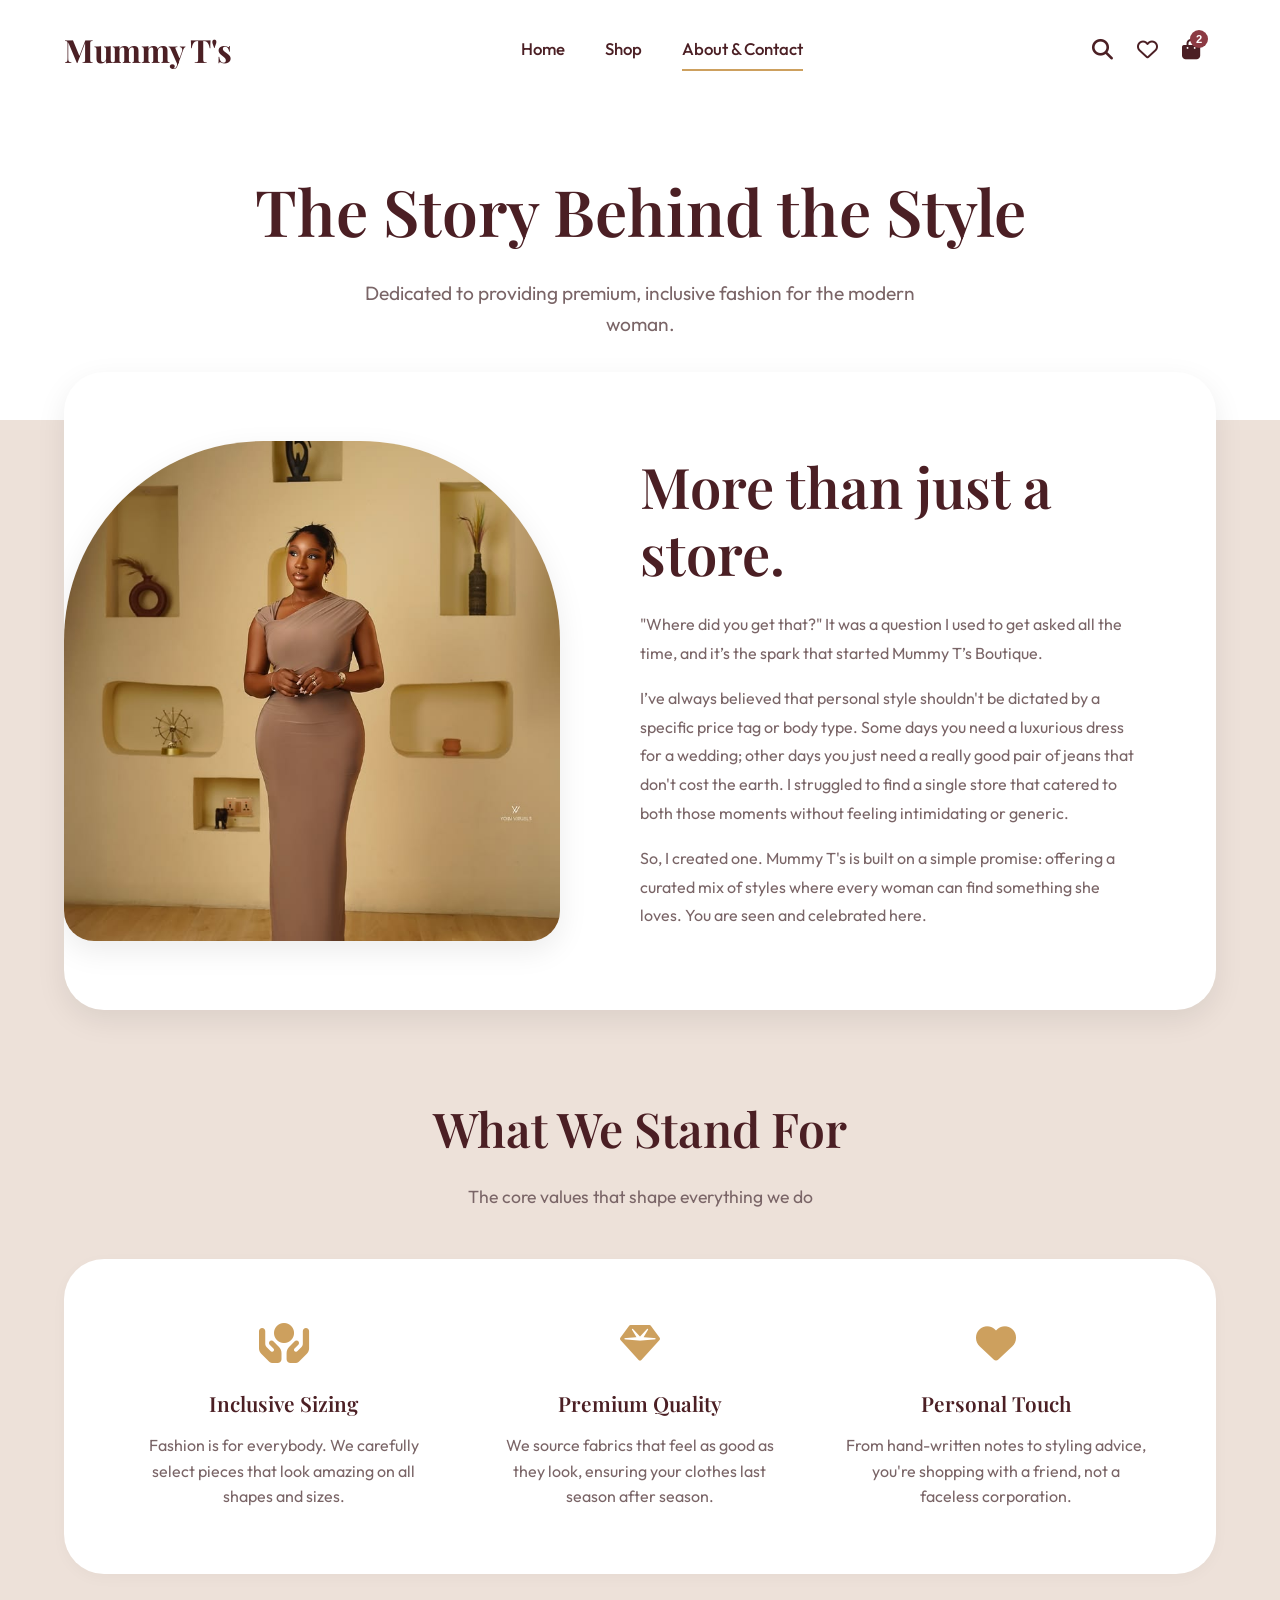
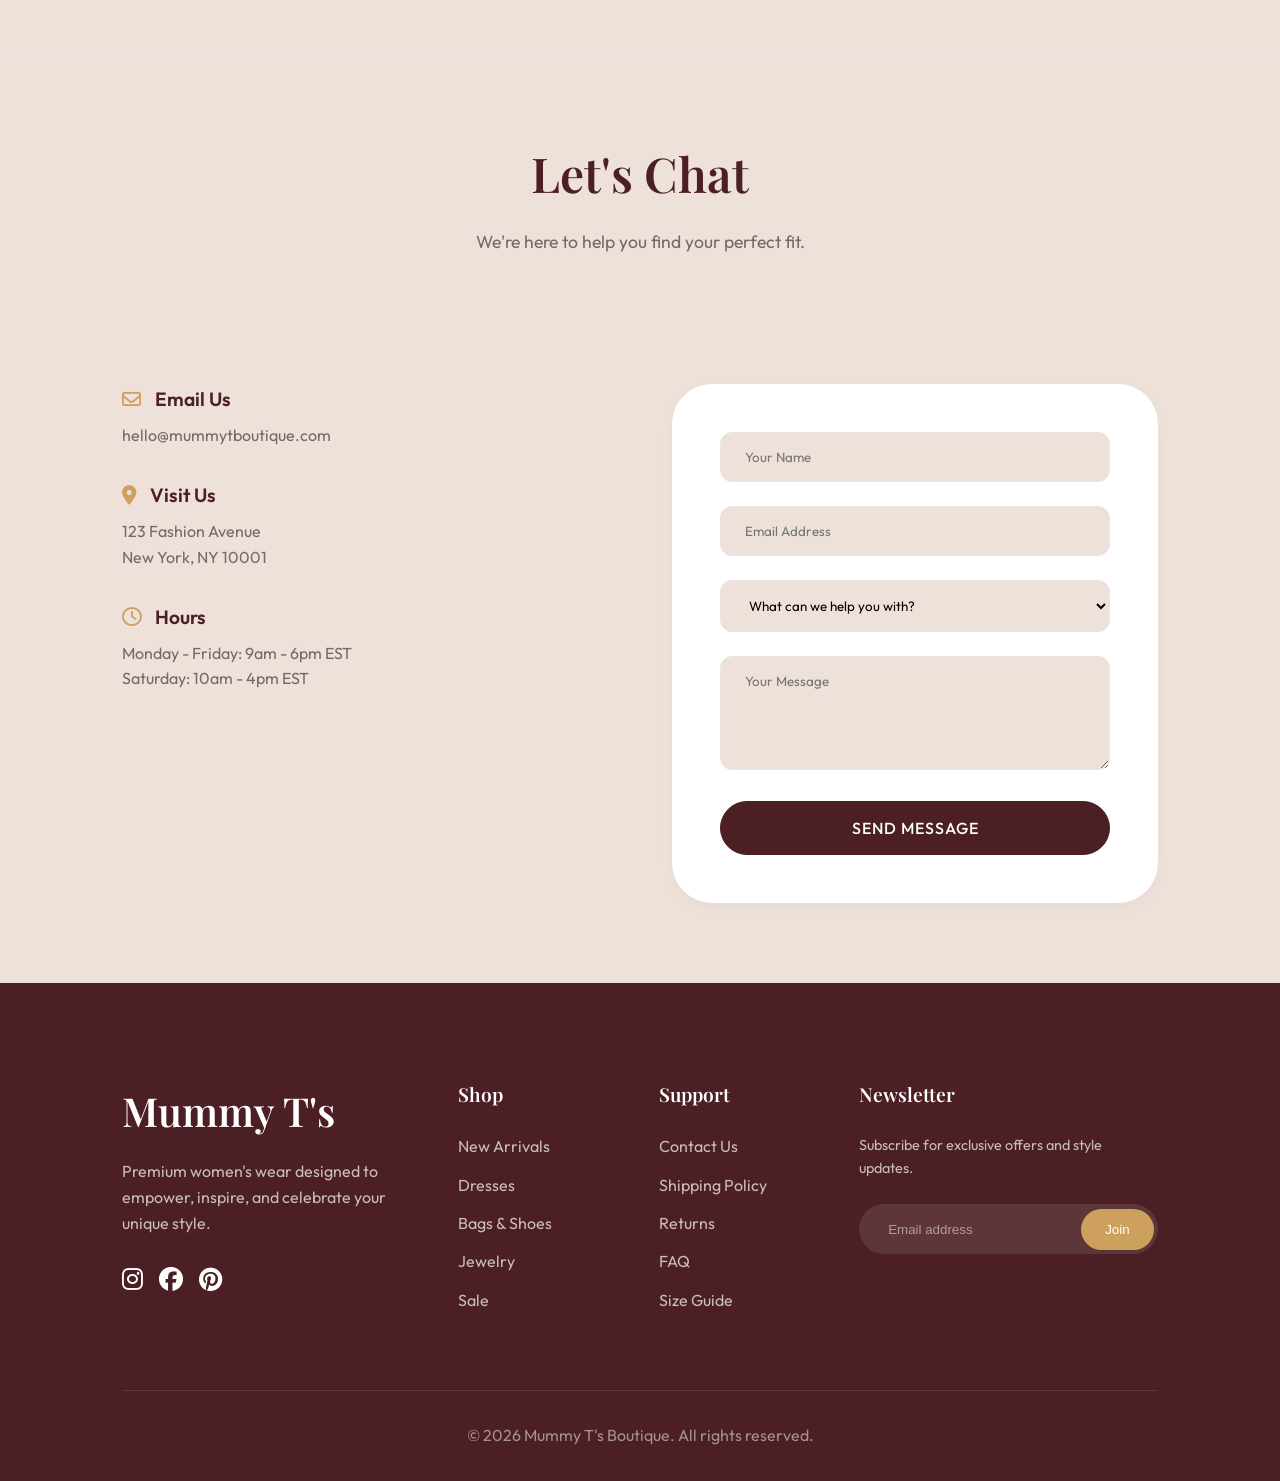
<file: Ecommerce/about.html>
<!DOCTYPE html>
<html lang="en">
<head>
  <meta charset="UTF-8">
  <meta name="viewport" content="width=device-width, initial-scale=1.0">
  <title>About Us | Mummy T's Boutique</title>
  <link rel="stylesheet" href="style.css">
  <link rel="stylesheet" href="https://cdnjs.cloudflare.com/ajax/libs/font-awesome/6.4.0/css/all.min.css">
</head>
<body>

  <nav class="navbar scrolled">
    <a href="index.html" class="logo">Mummy T's</a>
    <div class="nav-links">
      <a href="index.html">Home</a>
      <a href="shop.html">Shop</a>
      <a href="about.html" class="active">About & Contact</a>
    </div>
    <div class="nav-icons">
      <button class="icon-btn"><i class="fa-solid fa-magnifying-glass"></i></button>
      <button class="icon-btn"><i class="fa-regular fa-heart"></i></button>
      <button class="icon-btn" style="margin-right: 1rem;"><i class="fa-solid fa-bag-shopping"></i><span class="cart-badge">2</span></button>
      <button class="mobile-menu-btn"><i class="fa-solid fa-bars"></i></button>
    </div>
  </nav>

  <header class="contact-hero fade-in">
    <h1>The Story Behind the Style</h1>
    <p style="font-size: 1.2rem; color: var(--text-light); max-width: 600px; margin: 0 auto;">Dedicated to providing premium, inclusive fashion for the modern woman.</p>
  </header>

  <section class="container mb-5 fade-in">
    <div class="split-section" style="margin-top: -3rem; position: relative; z-index: 10;">
      <div class="split-img">
        <img src="Serving face, grace, and birthday glow….jpg" alt="Mummy T">
      </div>
      <div class="split-content">
        <h2>More than just a store.</h2>
        <p style="margin-bottom: 1rem; color: var(--text-light); line-height: 1.8;">"Where did you get that?" It was a question I used to get asked all the time, and it’s the spark that started Mummy T’s Boutique.</p>
        <p style="margin-bottom: 1rem; color: var(--text-light); line-height: 1.8;">I’ve always believed that personal style shouldn't be dictated by a specific price tag or body type. Some days you need a luxurious dress for a wedding; other days you just need a really good pair of jeans that don't cost the earth. I struggled to find a single store that catered to both those moments without feeling intimidating or generic.</p>
        <p style="color: var(--text-light); line-height: 1.8;">So, I created one. Mummy T's is built on a simple promise: offering a curated mix of styles where every woman can find something she loves. You are seen and celebrated here.</p>
      </div>
    </div>
  </section>

  <section class="container fade-in mb-5 mt-5">
    <div class="section-title">
      <h2>What We Stand For</h2>
      <p>The core values that shape everything we do</p>
    </div>
    <div class="benefits-bar" style="margin-top: 2rem;">
      <div class="benefit-item">
        <i class="fa-solid fa-hands-holding-circle"></i>
        <h4>Inclusive Sizing</h4>
        <p>Fashion is for everybody. We carefully select pieces that look amazing on all shapes and sizes.</p>
      </div>
      <div class="benefit-item">
        <i class="fa-solid fa-gem"></i>
        <h4>Premium Quality</h4>
        <p>We source fabrics that feel as good as they look, ensuring your clothes last season after season.</p>
      </div>
      <div class="benefit-item">
        <i class="fa-solid fa-heart"></i>
        <h4>Personal Touch</h4>
        <p>From hand-written notes to styling advice, you're shopping with a friend, not a faceless corporation.</p>
      </div>
    </div>
  </section>

  <section class="container fade-in" style="border-top: 1px solid var(--border); padding-top: 5rem;">
    <div class="section-title">
      <h2>Let's Chat</h2>
      <p>We're here to help you find your perfect fit.</p>
    </div>
    <div class="contact-grid">
      <div>
        <div class="contact-item">
          <h4><i class="fa-regular fa-envelope" style="color: var(--primary); margin-right: 10px;"></i> Email Us</h4>
          <p>hello@mummytboutique.com</p>
        </div>
        <div class="contact-item">
          <h4><i class="fa-solid fa-location-dot" style="color: var(--primary); margin-right: 10px;"></i> Visit Us</h4>
          <p>123 Fashion Avenue<br>New York, NY 10001</p>
        </div>
        <div class="contact-item">
          <h4><i class="fa-regular fa-clock" style="color: var(--primary); margin-right: 10px;"></i> Hours</h4>
          <p>Monday - Friday: 9am - 6pm EST<br>Saturday: 10am - 4pm EST</p>
        </div>
      </div>
      
      <div>
        <form style="background: var(--surface); padding: 3rem; border-radius: var(--radius-lg); box-shadow: var(--shadow-sm);">
          <div class="form-group">
            <input type="text" class="form-control" placeholder="Your Name" required>
          </div>
          <div class="form-group">
            <input type="email" class="form-control" placeholder="Email Address" required>
          </div>
          <div class="form-group">
            <select class="form-control" required>
              <option value="" disabled selected>What can we help you with?</option>
              <option value="order">Order Issue</option>
              <option value="sizing">Sizing Question</option>
              <option value="hello">Just saying hi!</option>
            </select>
          </div>
          <div class="form-group">
            <textarea class="form-control" placeholder="Your Message" rows="5" required></textarea>
          </div>
          <button type="submit" class="btn" style="width: 100%;">Send Message</button>
        </form>
      </div>
    </div>
  </section>

  <footer>
    <div class="container">
      <div class="footer-grid">
        <div class="footer-brand">
          <h2>Mummy T's</h2>
          <p>Premium women's wear designed to empower, inspire, and celebrate your unique style.</p>
          <div style="margin-top: 1.5rem; display: flex; gap: 1rem; font-size: 1.5rem;">
            <a href="#"><i class="fa-brands fa-instagram"></i></a>
            <a href="#"><i class="fa-brands fa-facebook"></i></a>
            <a href="#"><i class="fa-brands fa-pinterest"></i></a>
          </div>
        </div>
        <div class="footer-links">
          <h4>Shop</h4>
          <ul>
            <li><a href="#">New Arrivals</a></li>
            <li><a href="#">Dresses</a></li>
            <li><a href="#">Bags & Shoes</a></li>
            <li><a href="#">Jewelry</a></li>
            <li><a href="#">Sale</a></li>
          </ul>
        </div>
        <div class="footer-links">
          <h4>Support</h4>
          <ul>
            <li><a href="#">Contact Us</a></li>
            <li><a href="#">Shipping Policy</a></li>
            <li><a href="#">Returns</a></li>
            <li><a href="#">FAQ</a></li>
            <li><a href="#">Size Guide</a></li>
          </ul>
        </div>
        <div class="footer-links">
          <h4>Newsletter</h4>
          <p style="color: rgba(255,255,255,0.7); font-size: 0.9rem;">Subscribe for exclusive offers and style updates.</p>
          <form class="newsletter-form">
            <input type="email" placeholder="Email address" required>
            <button type="submit">Join</button>
          </form>
        </div>
      </div>
      <div class="footer-bottom">
        <p>&copy; 2026 Mummy T's Boutique. All rights reserved.</p>
      </div>
    </div>
  </footer>

  <script src="script.js"></script>
</body>
</html>
</file>
<file: Ecommerce/style.css>
@import url('https://fonts.googleapis.com/css2?family=Outfit:wght@300;400;500;600;700&family=Playfair+Display:ital,wght@0,400;0,600;0,700;1,400&display=swap');

:root {
  --primary: #cda05e; /* Warm Gold / Brass */
  --primary-dark: #b5894b;
  --secondary: #4b1f24; /* Deep Maroon / Burgundy */
  --accent: #8c3a43; /* Muted Crimson / Rosewood */
  --mauve: #c48b9f; /* Dusty Rose / Mauve */
  --bg-color: #ede1d9; /* Cream / Light Brown */
  --surface: #ffffff;
  --text-main: #332b2c;
  --text-light: #7a6567;
  --border: #f0e1e1;
  --radius-sm: 12px;
  --radius-md: 24px;
  --radius-lg: 40px;
  --transition: all 0.4s cubic-bezier(0.25, 0.8, 0.25, 1);
  --shadow-sm: 0 4px 15px rgba(0, 0, 0, 0.03);
  --shadow-md: 0 10px 30px rgba(0, 0, 0, 0.08);
  --shadow-lg: 0 20px 40px rgba(0, 0, 0, 0.12);
  --glass-bg: rgba(255, 255, 255, 0.85);
  --glass-border: rgba(255, 255, 255, 0.4);
}

/* Global Reset */
* {
  margin: 0;
  padding: 0;
  box-sizing: border-box;
}

html {
  scroll-behavior: smooth;
}

body {
  font-family: 'Outfit', sans-serif;
  background-color: var(--bg-color);
  color: var(--text-main);
  line-height: 1.6;
  overflow-x: hidden;
}

h1, h2, h3, h4, h5, h6 {
  font-family: 'Playfair Display', serif;
  font-weight: 600;
  color: var(--secondary);
}

a {
  text-decoration: none;
  color: inherit;
  transition: var(--transition);
}

img {
  max-width: 100%;
  display: block;
}

/* Utilities */
.container {
  max-width: 1400px;
  margin: 0 auto;
  padding: 0 5%;
}

.text-center { text-align: center; }
.mt-5 { margin-top: 5rem; }
.mb-5 { margin-bottom: 5rem; }

/* Buttons */
.btn {
  display: inline-block;
  padding: 1rem 2.5rem;
  background: var(--secondary);
  color: white;
  border: 1px solid var(--secondary);
  border-radius: 50px;
  font-family: 'Outfit', sans-serif;
  font-weight: 500;
  font-size: 1rem;
  text-transform: uppercase;
  letter-spacing: 1px;
  cursor: pointer;
  transition: var(--transition);
  position: relative;
  overflow: hidden;
  z-index: 1;
}

.btn::before {
  content: '';
  position: absolute;
  top: 0; left: 0; width: 100%; height: 100%;
  background: var(--primary);
  z-index: -1;
  transform: scaleX(0);
  transform-origin: right;
  transition: transform 0.4s ease;
}

.btn:hover::before {
  transform: scaleX(1);
  transform-origin: left;
}

.btn:hover {
  color: white;
  border-color: var(--primary);
  box-shadow: var(--shadow-md);
}

.btn-outline {
  background: transparent;
  color: var(--secondary);
}

.btn-outline:hover {
  color: white;
}

/* Navbar */
.navbar {
  position: fixed;
  top: 0;
  left: 0;
  width: 100%;
  padding: 1.5rem 5%;
  display: flex;
  justify-content: space-between;
  align-items: center;
  z-index: 1000;
  transition: var(--transition);
  background: transparent;
}

.navbar.scrolled {
  background: var(--glass-bg);
  backdrop-filter: blur(15px);
  -webkit-backdrop-filter: blur(15px);
  border-bottom: 1px solid var(--border);
  padding: 1rem 5%;
  box-shadow: var(--shadow-sm);
}

.logo {
  font-family: 'Playfair Display', serif;
  font-size: 2rem;
  font-weight: 700;
  color: var(--secondary);
  letter-spacing: -0.5px;
}

.nav-links {
  display: flex;
  gap: 2.5rem;
}

.nav-links a {
  font-weight: 500;
  font-size: 1.05rem;
  color: var(--secondary);
  position: relative;
  padding: 0.5rem 0;
}

.nav-links a::after {
  content: '';
  position: absolute;
  bottom: 0; left: 0;
  width: 100%; height: 2px;
  background: var(--primary);
  transform: scaleX(0);
  transform-origin: right;
  transition: transform 0.3s ease;
}

.nav-links a:hover::after, .nav-links a.active::after {
  transform: scaleX(1);
  transform-origin: left;
}

.nav-icons {
  display: flex;
  gap: 1.5rem;
  align-items: center;
}

.icon-btn {
  background: none;
  border: none;
  font-size: 1.3rem;
  cursor: pointer;
  color: var(--secondary);
  position: relative;
  transition: var(--transition);
}

.icon-btn:hover {
  color: var(--primary);
  transform: translateY(-2px);
}

.cart-badge {
  position: absolute;
  top: -8px; right: -8px;
  background: var(--accent);
  color: white;
  font-size: 0.7rem;
  width: 18px; height: 18px;
  border-radius: 50%;
  display: flex;
  align-items: center;
  justify-content: center;
  font-weight: bold;
}

.mobile-menu-btn {
  display: none;
  font-size: 1.5rem;
  background: none;
  border: none;
  cursor: pointer;
  color: var(--secondary);
}

/* Hero Carousel */
.hero {
  position: relative;
  height: 100vh;
  min-height: 600px;
  overflow: hidden;
}

.hero-slide {
  position: absolute;
  top: 0; left: 0; width: 100%; height: 100%;
  opacity: 0;
  transition: opacity 0.8s ease-in-out;
  display: flex;
  align-items: center;
}

.hero-slide.active {
  opacity: 1;
  z-index: 1;
}

.hero-img {
  position: absolute;
  top: 0; left: 0; width: 100%; height: 100%;
  object-fit: cover;
  object-position: center 20%;
  z-index: -2;
  transform: scale(1.05);
  transition: transform 6s ease-out;
}

.hero-slide.active .hero-img {
  transform: scale(1);
}

.hero-overlay {
  position: absolute;
  top: 0; left: 0; width: 100%; height: 100%;
  background: linear-gradient(to right, rgba(255,255,255,0.9) 0%, rgba(255,255,255,0.5) 40%, rgba(0,0,0,0) 100%);
  z-index: -1;
}

.hero-content {
  max-width: 600px;
  padding-left: 5%;
  opacity: 0;
  transform: translateY(30px);
  transition: all 0.8s ease 0.3s;
}

.hero-slide.active .hero-content {
  opacity: 1;
  transform: translateY(0);
}

.hero-content h1 {
  font-size: 4.5rem;
  line-height: 1.1;
  margin-bottom: 1.5rem;
}

.hero-content p {
  font-size: 1.25rem;
  color: var(--text-light);
  margin-bottom: 2.5rem;
}

/* Category Section */
.section-title {
  text-align: center;
  margin-bottom: 3rem;
}

.section-title h2 {
  font-size: 3rem;
  margin-bottom: 1rem;
}

.section-title p {
  color: var(--text-light);
  font-size: 1.1rem;
}

.categories-grid {
  display: grid;
  grid-template-columns: repeat(auto-fit, minmax(250px, 1fr));
  gap: 2rem;
}

.category-card {
  position: relative;
  border-radius: 150px 150px 20px 20px;
  overflow: hidden;
  height: 400px;
  cursor: pointer;
  box-shadow: var(--shadow-sm);
}

.category-card img {
  width: 100%; height: 100%;
  object-fit: cover;
  transition: transform 0.8s ease;
}

.category-card:hover img {
  transform: scale(1.1);
}

.category-content {
  position: absolute;
  bottom: 0; left: 0; width: 100%;
  padding: 2rem;
  background: linear-gradient(to top, rgba(0,0,0,0.8), transparent);
  color: white;
  display: flex;
  justify-content: space-between;
  align-items: flex-end;
}

.category-content h3 {
  color: white;
  font-size: 1.5rem;
  margin-bottom: 0.5rem;
}

.category-content span {
  font-family: 'Outfit';
  font-weight: 500;
  text-transform: uppercase;
  font-size: 0.85rem;
  letter-spacing: 1px;
  transition: var(--transition);
}

.category-card:hover .category-content span {
  color: var(--primary);
}

/* Products Grid */
.product-grid {
  display: grid;
  grid-template-columns: repeat(auto-fill, minmax(280px, 1fr));
  gap: 2.5rem;
}

.product-card {
  background: var(--surface);
  border-radius: var(--radius-md);
  overflow: hidden;
  box-shadow: var(--shadow-sm);
  transition: var(--transition);
  position: relative;
  border: 1px solid var(--border);
}

.product-card:hover {
  transform: translateY(-8px);
  box-shadow: var(--shadow-lg);
}

.product-img-wrapper {
  position: relative;
  height: 350px;
  overflow: hidden;
  background: #f5f5f5;
}

.product-img-wrapper img {
  width: 100%; height: 100%;
  object-fit: cover;
  transition: transform 0.6s ease;
}

.product-card:hover .product-img-wrapper img {
  transform: scale(1.08);
}

.product-actions {
  position: absolute;
  bottom: -50px; left: 0; width: 100%;
  display: flex;
  justify-content: center;
  gap: 1rem;
  padding: 1rem;
  background: linear-gradient(to top, rgba(0,0,0,0.6), transparent);
  transition: bottom 0.3s ease;
}

.product-card:hover .product-actions {
  bottom: 0;
}

.action-btn {
  width: 40px; height: 40px;
  border-radius: 50%;
  background: white;
  border: none;
  display: flex; align-items: center; justify-content: center;
  cursor: pointer;
  transition: var(--transition);
  font-size: 1.1rem;
  color: var(--secondary);
}

.action-btn:hover {
  background: var(--primary);
  color: white;
}

.product-info {
  padding: 1.5rem;
  text-align: center;
}

.product-category {
  font-size: 0.8rem;
  color: var(--text-light);
  text-transform: uppercase;
  letter-spacing: 1px;
  margin-bottom: 0.5rem;
  display: block;
}

.product-title {
  font-size: 1.2rem;
  font-weight: 500;
  margin-bottom: 0.5rem;
  font-family: 'Outfit', sans-serif;
}

.product-price {
  font-family: 'Playfair Display', serif;
  font-size: 1.4rem;
  font-weight: 600;
  color: var(--primary-dark);
}

/* Mini About Split */
.split-section {
  display: flex;
  align-items: center;
  background: var(--surface);
  border-radius: var(--radius-lg);
  overflow: hidden;
  box-shadow: var(--shadow-md);
  margin: 5rem 0;
}

.split-img {
  flex: 1;
  min-height: 500px;
  position: relative;
  border-radius: 200px 200px 30px 30px;
  overflow: hidden;
  box-shadow: var(--shadow-md);
}

.split-img img {
  position: absolute;
  top: 0; left: 0; width: 100%; height: 100%;
  object-fit: cover;
}

.split-content {
  flex: 1;
  padding: 5rem;
}

.split-content h2 {
  font-size: 3.5rem;
  margin-bottom: 1.5rem;
  line-height: 1.2;
}

/* Instagram Gallery */
.gallery {
  display: grid;
  grid-template-columns: repeat(4, 1fr);
  gap: 0;
}

.gallery-item {
  position: relative;
  overflow: hidden;
  aspect-ratio: 1;
  border-radius: 50%;
  margin: 10px;
  box-shadow: var(--shadow-sm);
}

.gallery-item img {
  width: 100%; height: 100%;
  object-fit: cover;
  transition: transform 0.5s ease;
}

.gallery-item:hover img {
  transform: scale(1.1);
}

.gallery-overlay {
  position: absolute;
  inset: 0;
  background: rgba(0,0,0,0.4);
  display: flex; align-items: center; justify-content: center;
  opacity: 0;
  transition: opacity 0.3s ease;
  color: white;
  font-size: 2rem;
}

.gallery-item:hover .gallery-overlay {
  opacity: 1;
}

/* Footer */
footer {
  background: var(--secondary);
  color: white;
  padding: 6rem 5% 2rem;
}

.footer-grid {
  display: grid;
  grid-template-columns: 2fr 1fr 1fr 1.5fr;
  gap: 4rem;
  margin-bottom: 4rem;
}

.footer-brand h2 {
  color: white;
  font-size: 2.5rem;
  margin-bottom: 1rem;
}

.footer-brand p {
  color: rgba(255,255,255,0.7);
  max-width: 300px;
}

.footer-links h4 {
  color: white;
  font-size: 1.2rem;
  margin-bottom: 1.5rem;
}

.footer-links ul {
  list-style: none;
}

.footer-links li {
  margin-bottom: 0.8rem;
}

.footer-links a {
  color: rgba(255,255,255,0.7);
}

.footer-links a:hover {
  color: var(--primary);
  padding-left: 5px;
}

.newsletter-form {
  display: flex;
  margin-top: 1.5rem;
  background: rgba(255,255,255,0.1);
  border-radius: 50px;
  padding: 0.3rem;
}

.newsletter-form input {
  flex: 1;
  background: transparent;
  border: none;
  padding: 0.8rem 1.5rem;
  color: white;
  outline: none;
}

.newsletter-form input::placeholder {
  color: rgba(255,255,255,0.5);
}

.newsletter-form button {
  background: var(--primary);
  color: white;
  border: none;
  border-radius: 50px;
  padding: 0 1.5rem;
  cursor: pointer;
  transition: var(--transition);
}

.newsletter-form button:hover {
  background: var(--primary-dark);
}

.footer-bottom {
  text-align: center;
  border-top: 1px solid rgba(255,255,255,0.1);
  padding-top: 2rem;
  color: rgba(255,255,255,0.5);
}

/* Shop Page */
.shop-layout {
  display: flex;
  gap: 3rem;
  padding: 8rem 5% 5rem;
}

.shop-sidebar {
  width: 280px;
  flex-shrink: 0;
}

.filter-group {
  margin-bottom: 2.5rem;
  border-bottom: 1px solid var(--border);
  padding-bottom: 2rem;
}

.filter-group h4 {
  font-size: 1.2rem;
  margin-bottom: 1rem;
  font-family: 'Outfit';
}

.filter-options label {
  display: flex;
  align-items: center;
  gap: 10px;
  margin-bottom: 0.8rem;
  color: var(--text-light);
  cursor: pointer;
  transition: var(--transition);
}

.filter-options label:hover {
  color: var(--primary);
}

.shop-main {
  flex: 1;
}

.shop-header-bar {
  display: flex;
  justify-content: space-between;
  align-items: center;
  margin-bottom: 2rem;
}

/* Animations */
.fade-in {
  opacity: 0;
  transform: translateY(30px);
  transition: opacity 0.8s ease-out, transform 0.8s ease-out;
}

.fade-in.visible {
  opacity: 1;
  transform: translateY(0);
}

/* Responsive */
@media (max-width: 1024px) {
  .footer-grid { grid-template-columns: 1fr 1fr; gap: 2rem; }
  .split-section { flex-direction: column; }
  .split-img { width: 100%; min-height: 400px; }
  .split-content { padding: 3rem; }
  .shop-layout { flex-direction: column; }
  .shop-sidebar { width: 100%; }
}

@media (max-width: 768px) {
  .nav-links {
    position: fixed;
    top: 70px; left: -100%;
    width: 100%; height: calc(100vh - 70px);
    background: var(--glass-bg);
    backdrop-filter: blur(15px);
    flex-direction: column;
    align-items: center;
    justify-content: center;
    transition: left 0.4s ease;
  }
  .nav-links.active { left: 0; }
  .mobile-menu-btn { display: block; }
  .hero-content h1 { font-size: 3rem; }
  .gallery { grid-template-columns: repeat(2, 1fr); }
  .footer-grid { grid-template-columns: 1fr; }
}

/* Quick View Modal */
.modal {
  position: fixed; inset: 0;
  background: rgba(0,0,0,0.6);
  z-index: 2000;
  display: flex; align-items: center; justify-content: center;
  opacity: 0; pointer-events: none;
  transition: opacity 0.3s ease;
  padding: 20px;
}
.modal.active { opacity: 1; pointer-events: all; }
.modal-content {
  background: var(--surface);
  width: 100%; max-width: 900px;
  border-radius: var(--radius-lg);
  display: flex; overflow: hidden;
  position: relative;
  transform: translateY(20px);
  transition: transform 0.4s ease;
}
.modal.active .modal-content { transform: translateY(0); }
.modal-close {
  position: absolute; top: 15px; right: 15px;
  background: white; border: none; font-size: 1.5rem;
  width: 40px; height: 40px; border-radius: 50%;
  cursor: pointer; z-index: 10;
  box-shadow: var(--shadow-sm);
}
.modal-img { flex: 1; background: #f5f5f5; }
.modal-img img { width: 100%; height: 100%; object-fit: cover; }
.modal-info { flex: 1; padding: 3rem; display: flex; flex-direction: column; justify-content: center; }
.modal-info h2 { font-size: 2rem; margin-bottom: 0.5rem; }
.modal-info .price { font-size: 1.5rem; color: var(--primary); font-family: 'Playfair Display'; margin-bottom: 1.5rem; }
@media (max-width: 768px) { .modal-content { flex-direction: column; max-height: 90vh; overflow-y: auto; } }

/* Contact page additions */
.contact-hero {
  padding: 10rem 5% 5rem;
  text-align: center;
  background: var(--surface);
}
.contact-hero h1 { font-size: 4rem; margin-bottom: 1rem; }
.contact-grid {
  display: grid; grid-template-columns: 1fr 1fr; gap: 4rem;
  padding: 5rem 5%; max-width: 1200px; margin: 0 auto;
}
.contact-item { margin-bottom: 2rem; }
.contact-item h4 { font-family: 'Outfit'; font-size: 1.2rem; margin-bottom: 0.5rem; }
.contact-item p { color: var(--text-light); }
.form-group { margin-bottom: 1.5rem; }
.form-control {
  width: 100%; padding: 1rem 1.5rem;
  border: 1px solid var(--border); border-radius: var(--radius-sm);
  background: var(--bg-color); font-family: 'Outfit';
  transition: var(--transition); outline: none;
}
.form-control:focus { border-color: var(--primary); box-shadow: 0 0 0 3px rgba(212, 163, 115, 0.1); }

/* Benefits & Promo Sections */
.benefits-bar {
  display: flex;
  justify-content: space-around;
  flex-wrap: wrap;
  gap: 2rem;
  background: var(--surface);
  padding: 4rem 5%;
  margin-top: 4rem;
  border-radius: var(--radius-lg);
  box-shadow: var(--shadow-sm);
  text-align: center;
}
.benefit-item {
  flex: 1;
  min-width: 250px;
  display: flex;
  flex-direction: column;
  align-items: center;
}
.benefit-item i {
  font-size: 2.5rem;
  color: var(--primary);
  margin-bottom: 1.5rem;
}
.benefit-item h4 {
  font-size: 1.3rem;
  margin-bottom: 0.8rem;
  font-family: 'Playfair Display', serif;
  color: var(--secondary);
}
.benefit-item p {
  color: var(--text-light);
  font-size: 1rem;
  max-width: 300px;
  line-height: 1.6;
}

.promo-banner {
  background: linear-gradient(135deg, var(--secondary), var(--accent));
  color: white;
  text-align: center;
  padding: 6rem 5%;
  border-radius: var(--radius-lg);
  margin: 4rem 0;
  box-shadow: var(--shadow-md);
  position: relative;
  overflow: hidden;
}
.promo-banner::before {
  content: '';
  position: absolute;
  top: -50%; left: -50%; width: 200%; height: 200%;
  background: radial-gradient(circle, rgba(255,255,255,0.1) 0%, transparent 60%);
  pointer-events: none;
}
.promo-banner h2 {
  color: white;
  font-size: 3rem;
  margin-bottom: 1rem;
}
.promo-banner p {
  color: rgba(255,255,255,0.9);
  font-size: 1.2rem;
  margin-bottom: 3rem;
}
</file>
